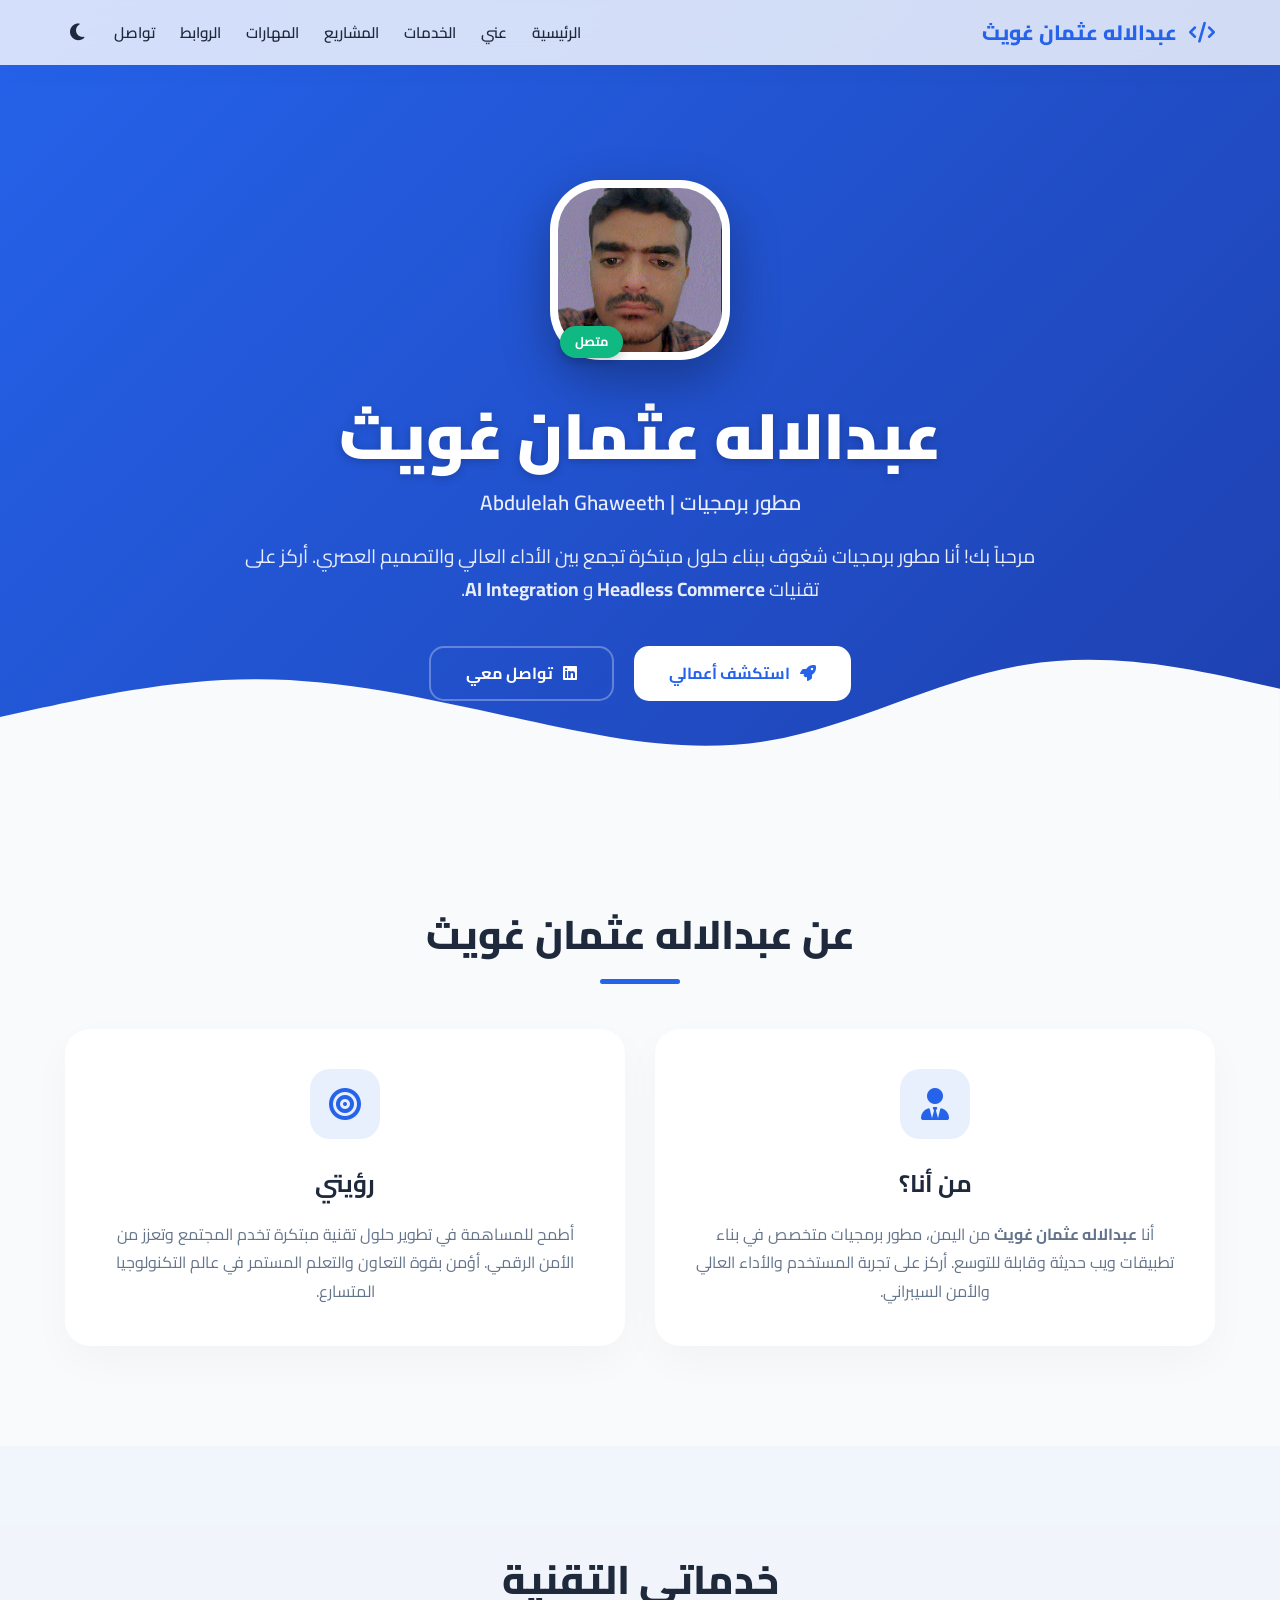
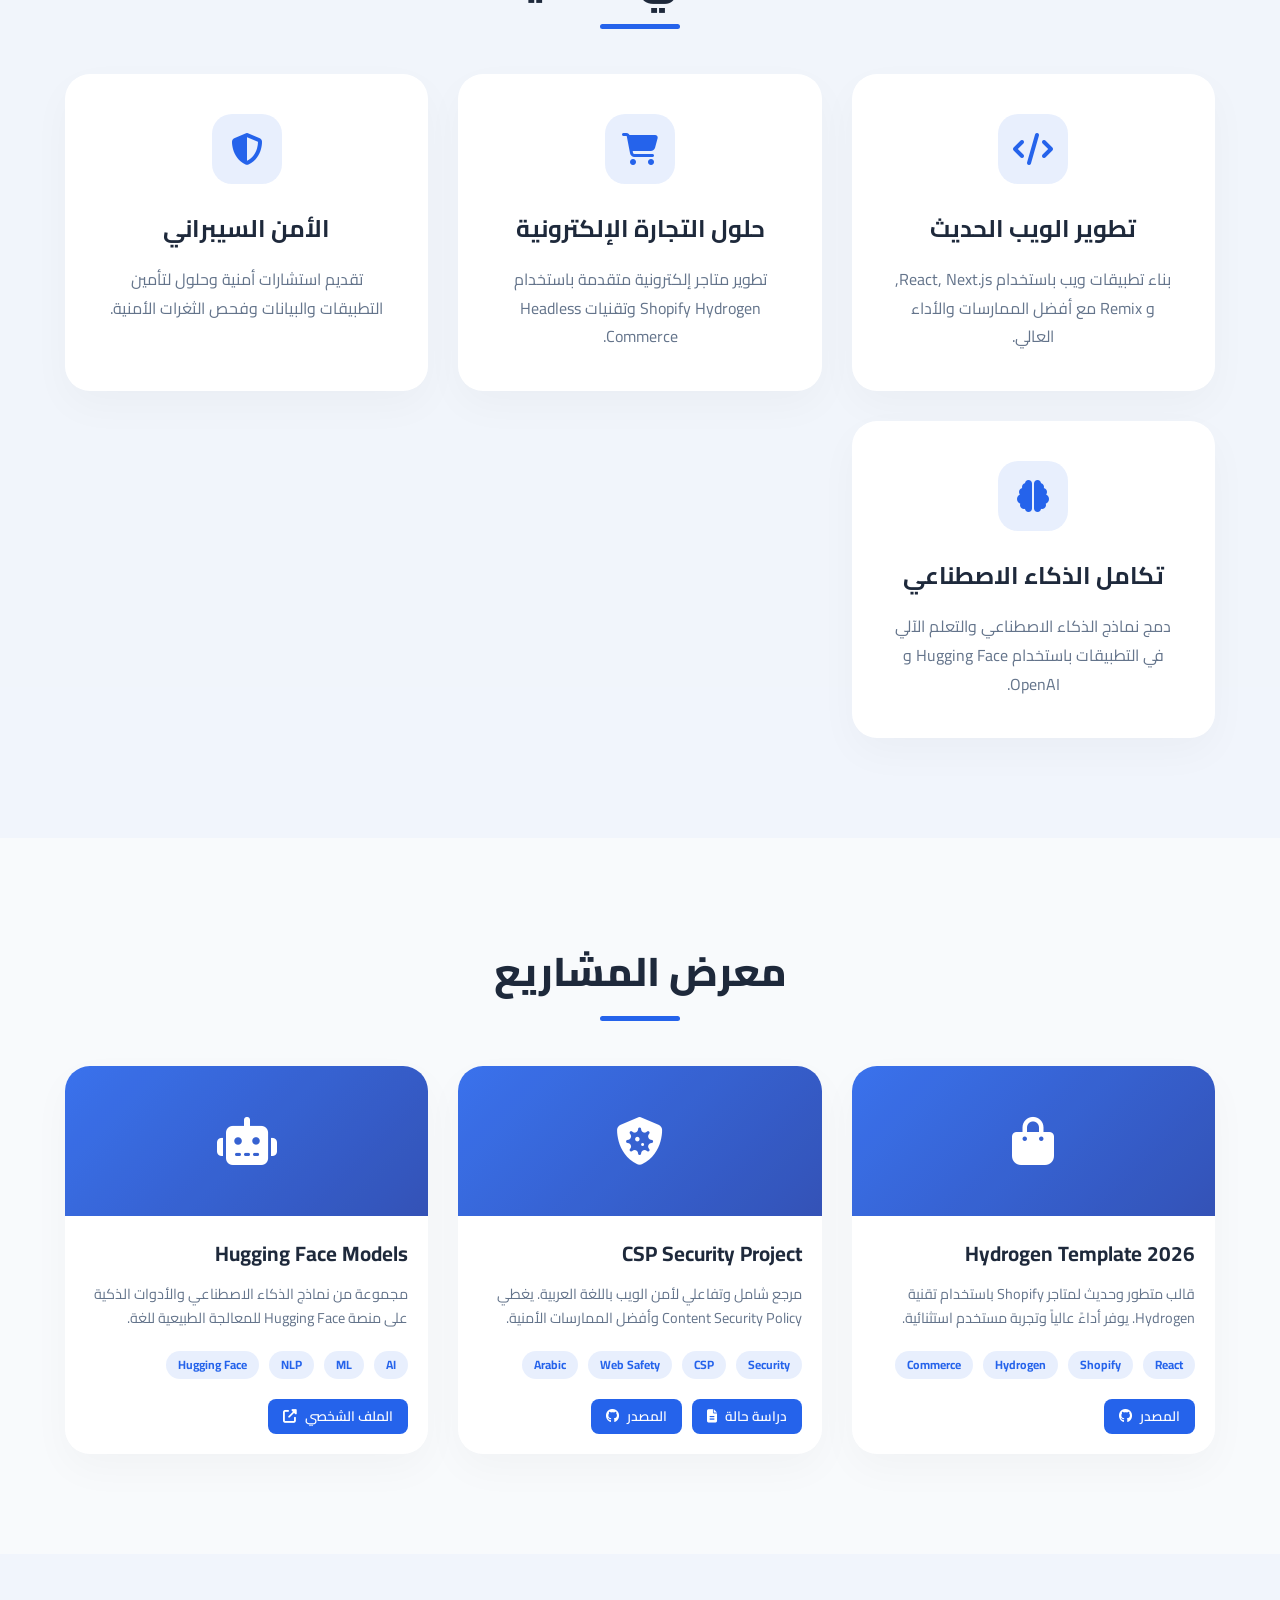
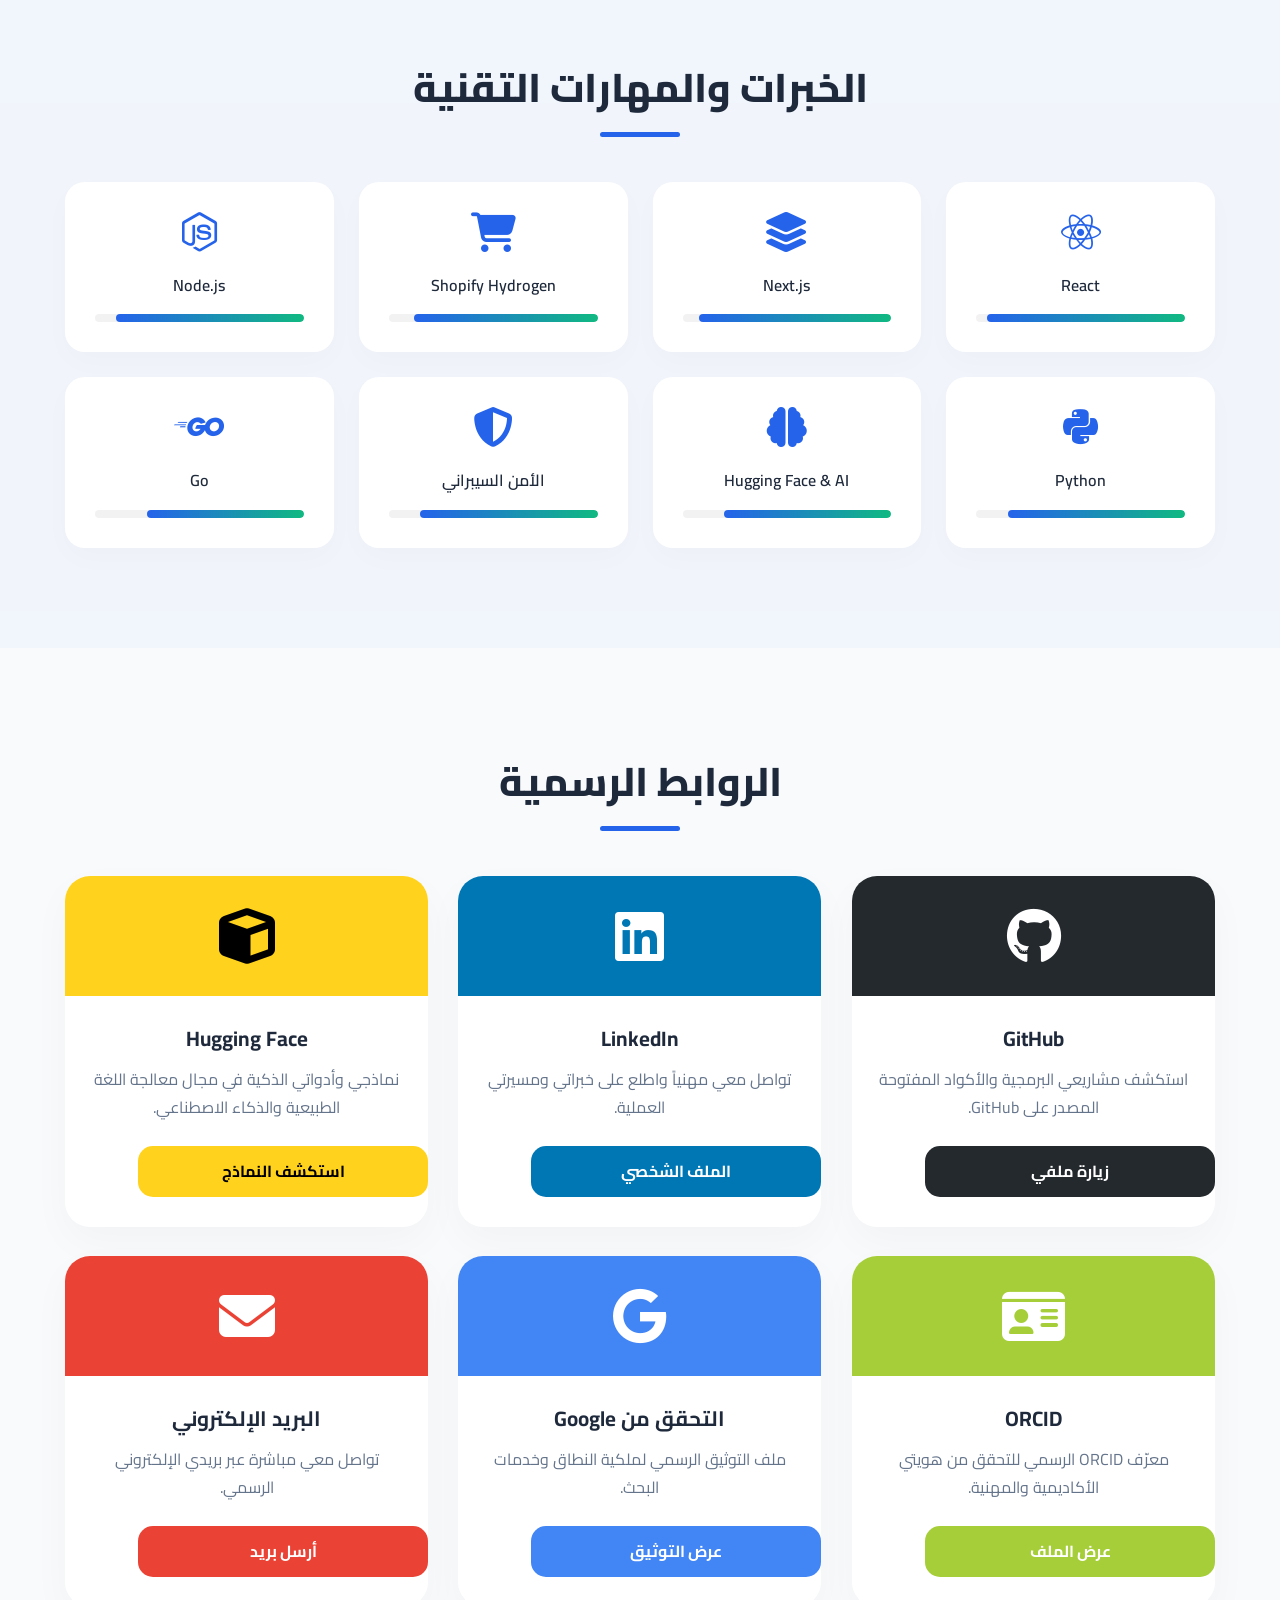
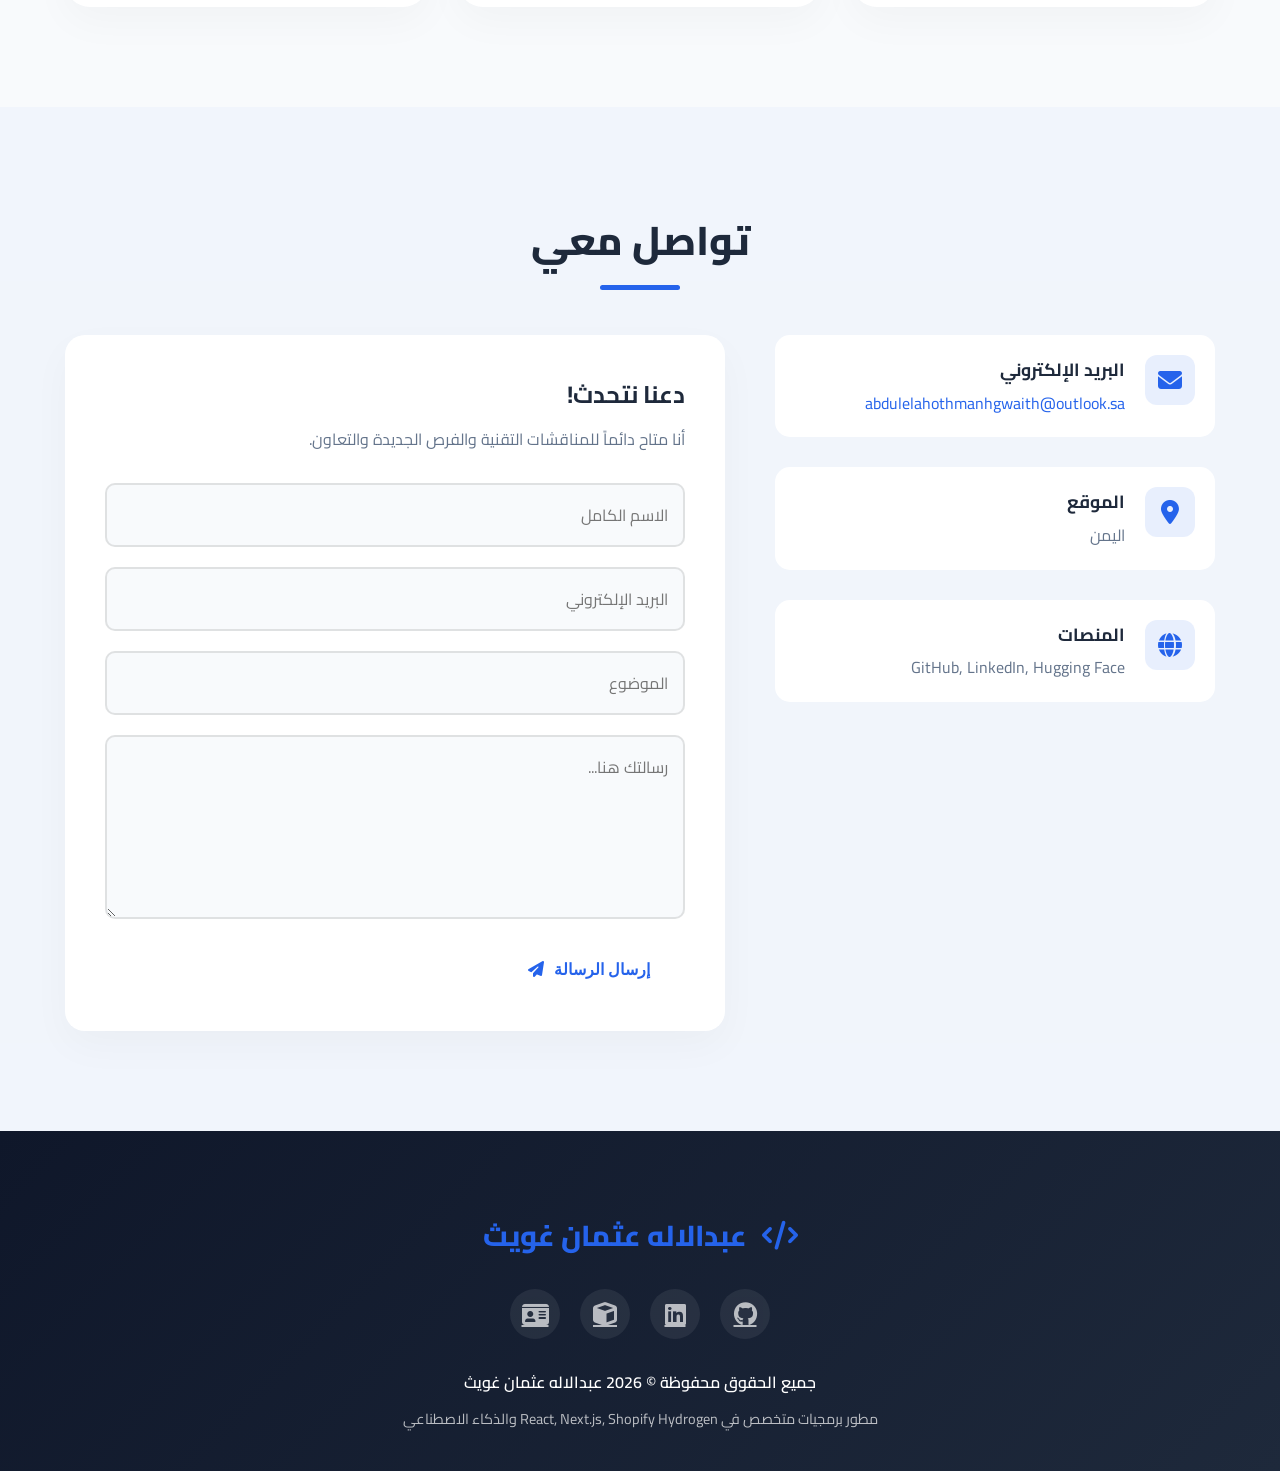
<file: index.html>
<!DOCTYPE html>
<html lang="ar" dir="rtl">
<head>
    <meta charset="UTF-8">
    <meta name="viewport" content="width=device-width, initial-scale=1.0">
    
    <!-- SEO المتقدم لتحسين الظهور في نتائج البحث -->
    <title>عبدالاله عثمان غويث | مطور برمجيات | Abdulelah Ghaweeth</title>
    <meta name="description" content="موقع عبدالاله عثمان غويث - مطور برمجيات متخصص في React, Next.js, Shopify Hydrogen والذكاء الاصطناعي. استكشف مشاريعي وخبراتي التقنية.">
    <meta name="keywords" content="عبدالاله عثمان غويث, Abdulelah Ghaweeth, مطور ويب, React Developer, Next.js, Shopify Hydrogen, AI Integration, CSP Security, Yemen">
    <meta name="author" content="عبدالاله عثمان غويث">
    <meta name="robots" content="index, follow">
    
    <!-- Open Graph / Facebook -->
    <meta property="og:type" content="website">
    <meta property="og:url" content="https://abdulelahothmangwaith.github.io/">
    <meta property="og:title" content="عبدالاله عثمان غويث | مطور برمجيات">
    <meta property="og:description" content="مطور برمجيات متخصص في تقنيات Headless Commerce والذكاء الاصطناعي. استكشف مشاريعي والحلول التقنية المبتكرة.">
    <meta property="og:image" content="https://abdulelahothmangwaith.github.io/profile.png">

    <!-- Twitter -->
    <meta property="twitter:card" content="summary_large_image">
    <meta property="twitter:url" content="https://abdulelahothmangwaith.github.io/">
    <meta property="twitter:title" content="عبدالاله عثمان غويث | مطور برمجيات">
    <meta property="twitter:description" content="مطور برمجيات متخصص في React, Next.js, Shopify Hydrogen والذكاء الاصطناعي.">
    <meta property="twitter:image" content="https://abdulelahothmangwaith.github.io/profile.png">

    <!-- JSON-LD Schema -->
    <script type="application/ld+json">
    {
      "@context": "https://schema.org",
      "@type": "Person",
      "name": "عبدالاله عثمان غويث",
      "alternateName": ["Abdulelah Ghaweeth", "AbdulElah Othman Gwaith"],
      "url": "https://abdulelahothmangwaith.github.io/",
      "image": "https://abdulelahothmangwaith.github.io/profile.png",
      "sameAs": [
        "https://github.com/AbdulElahOthmanGwaith",
        "https://www.linkedin.com/in/abdulilah-othman-228948354",
        "https://orcid.org/0009-0005-2911-8306",
        "https://huggingface.co/AbdulElahOthmanGwaith"
      ],
      "jobTitle": "Software Developer & AI Enthusiast",
      "description": "مطور برمجيات متخصص في React, Next.js, Shopify Hydrogen والذكاء الاصطناعي.",
      "location": {
        "@type": "Place",
        "name": "Yemen"
      }
    }
    </script>

    <link rel="icon" type="image/x-icon" href="favicon.ico">
    <link rel="canonical" href="https://abdulelahothmangwaith.github.io/">
    <link rel="stylesheet" href="css/styles.css">
    <link href="https://fonts.googleapis.com/css2?family=Cairo:wght@300;400;500;600;700;800;900&swap" rel="stylesheet">
    <link rel="stylesheet" href="https://cdnjs.cloudflare.com/ajax/libs/font-awesome/6.4.0/css/all.min.css">
    <link rel="stylesheet" href="https://unpkg.com/aos@next/dist/aos.css" />
</head>
<body class="light-theme">
    <header>
        <div class="container">
            <div class="header-content">
                <a href="#home" class="logo">
                    <i class="fas fa-code"></i>
                    <span>عبدالاله عثمان غويث</span>
                </a>
                <nav>
                    <ul>
                        <li><a href="#home">الرئيسية</a></li>
                        <li><a href="#about">عني</a></li>
                        <li><a href="#services">الخدمات</a></li>
                        <li><a href="#projects">المشاريع</a></li>
                        <li><a href="#skills">المهارات</a></li>
                        <li><a href="#links">الروابط</a></li>
                        <li><a href="#contact">تواصل</a></li>
                        <li><button id="theme-toggle" class="theme-btn" title="تغيير المظهر"><i class="fas fa-moon"></i></button></li>
                    </ul>
                </nav>
            </div>
        </div>
    </header>

    <section class="hero" id="home">
        <div class="container">
            <div class="hero-content" data-aos="fade-up">
                <div class="profile-wrapper">
                    <img src="profile.png" alt="عبدالاله عثمان غويث - صورة الملف الشخصي" class="profile-img" loading="lazy">
                    <div class="status-badge">متصل</div>
                </div>
                <h1 class="hero-title">عبدالاله عثمان غويث</h1>
                <p class="hero-subtitle">مطور برمجيات | Abdulelah Ghaweeth</p>
                <p class="hero-description">
                    مرحباً بك! أنا مطور برمجيات شغوف ببناء حلول مبتكرة تجمع بين الأداء العالي والتصميم العصري. أركز على تقنيات <strong>Headless Commerce</strong> و <strong>AI Integration</strong>.
                </p>
                <div class="hero-actions">
                    <a href="#projects" class="btn btn-primary">
                        <i class="fas fa-rocket"></i>
                        استكشف أعمالي
                    </a>
                    <a href="https://www.linkedin.com/in/abdulilah-othman-228948354" target="_blank" rel="noopener noreferrer" class="btn btn-outline">
                        <i class="fab fa-linkedin"></i>
                        تواصل معي
                    </a>
                </div>
            </div>
        </div>
        <div class="wave-container">
            <svg xmlns="http://www.w3.org/2000/svg" viewBox="0 0 1440 320"><path fill="#f8fafc" fill-opacity="1" d="M0,224L48,213.3C96,203,192,181,288,181.3C384,181,480,203,576,224C672,245,768,267,864,250.7C960,235,1056,181,1152,165.3C1248,149,1344,171,1392,181.3L1440,192L1440,320L1392,320C1344,320,1248,320,1152,320C1056,320,960,320,864,320C768,320,672,320,576,320C480,320,384,320,288,320C192,320,96,320,48,320L0,320Z"></path></svg>
        </div>
    </section>

    <section id="about">
        <div class="container">
            <h2 class="section-title" data-aos="fade-up">عن عبدالاله عثمان غويث</h2>
            <div class="about-grid">
                <div class="card about-card" data-aos="fade-right">
                    <div class="icon-box"><i class="fas fa-user-tie"></i></div>
                    <h3>من أنا؟</h3>
                    <p>أنا <strong>عبدالاله عثمان غويث</strong> من اليمن، مطور برمجيات متخصص في بناء تطبيقات ويب حديثة وقابلة للتوسع. أركز على تجربة المستخدم والأداء العالي والأمن السيبراني.</p>
                </div>
                <div class="card about-card" data-aos="fade-left">
                    <div class="icon-box"><i class="fas fa-bullseye"></i></div>
                    <h3>رؤيتي</h3>
                    <p>أطمح للمساهمة في تطوير حلول تقنية مبتكرة تخدم المجتمع وتعزز من الأمن الرقمي. أؤمن بقوة التعاون والتعلم المستمر في عالم التكنولوجيا المتسارع.</p>
                </div>
            </div>
        </div>
    </section>

    <section id="services" class="alt-bg">
        <div class="container">
            <h2 class="section-title" data-aos="fade-up">خدماتي التقنية</h2>
            <div class="grid">
                <div class="card about-card" data-aos="zoom-in">
                    <div class="icon-box"><i class="fas fa-code"></i></div>
                    <h3>تطوير الويب الحديث</h3>
                    <p>بناء تطبيقات ويب باستخدام React, Next.js, و Remix مع أفضل الممارسات والأداء العالي.</p>
                </div>
                <div class="card about-card" data-aos="zoom-in" data-aos-delay="100">
                    <div class="icon-box"><i class="fas fa-shopping-cart"></i></div>
                    <h3>حلول التجارة الإلكترونية</h3>
                    <p>تطوير متاجر إلكترونية متقدمة باستخدام Shopify Hydrogen وتقنيات Headless Commerce.</p>
                </div>
                <div class="card about-card" data-aos="zoom-in" data-aos-delay="200">
                    <div class="icon-box"><i class="fas fa-shield-alt"></i></div>
                    <h3>الأمن السيبراني</h3>
                    <p>تقديم استشارات أمنية وحلول لتأمين التطبيقات والبيانات وفحص الثغرات الأمنية.</p>
                </div>
                <div class="card about-card" data-aos="zoom-in" data-aos-delay="300">
                    <div class="icon-box"><i class="fas fa-brain"></i></div>
                    <h3>تكامل الذكاء الاصطناعي</h3>
                    <p>دمج نماذج الذكاء الاصطناعي والتعلم الآلي في التطبيقات باستخدام Hugging Face و OpenAI.</p>
                </div>
            </div>
        </div>
    </section>

    <section id="projects">
        <div class="container">
            <h2 class="section-title" data-aos="fade-up">معرض المشاريع</h2>
            <div class="grid">
                <div class="card project-card" data-aos="fade-up">
                    <div class="project-img-placeholder"><i class="fas fa-shopping-bag"></i></div>
                    <h3>Hydrogen Template 2026</h3>
                    <p>قالب متطور وحديث لمتاجر Shopify باستخدام تقنية Hydrogen. يوفر أداءً عالياً وتجربة مستخدم استثنائية.</p>
                    <div class="tags"><span>React</span><span>Shopify</span><span>Hydrogen</span><span>Commerce</span></div>
                    <div class="project-links">
                        <a href="https://github.com/AbdulElahOthmanGwaith" target="_blank" class="btn-sm">المصدر <i class="fab fa-github"></i></a>
                    </div>
                </div>
                <div class="card project-card" data-aos="fade-up" data-aos-delay="100">
                    <div class="project-img-placeholder"><i class="fas fa-shield-virus"></i></div>
                    <h3>CSP Security Project</h3>
                    <p>مرجع شامل وتفاعلي لأمن الويب باللغة العربية. يغطي Content Security Policy وأفضل الممارسات الأمنية.</p>
                    <div class="tags"><span>Security</span><span>CSP</span><span>Web Safety</span><span>Arabic</span></div>
                    <div class="project-links">
                        <a href="csp-security-case-study.html" class="btn-sm">دراسة حالة <i class="fas fa-file-alt"></i></a>
                        <a href="https://github.com/AbdulElahOthmanGwaith" target="_blank" class="btn-sm">المصدر <i class="fab fa-github"></i></a>
                    </div>
                </div>
                <div class="card project-card" data-aos="fade-up" data-aos-delay="200">
                    <div class="project-img-placeholder"><i class="fas fa-robot"></i></div>
                    <h3>Hugging Face Models</h3>
                    <p>مجموعة من نماذج الذكاء الاصطناعي والأدوات الذكية على منصة Hugging Face للمعالجة الطبيعية للغة.</p>
                    <div class="tags"><span>AI</span><span>ML</span><span>NLP</span><span>Hugging Face</span></div>
                    <div class="project-links">
                        <a href="https://huggingface.co/AbdulElahOthmanGwaith" target="_blank" class="btn-sm">الملف الشخصي <i class="fas fa-external-link-alt"></i></a>
                    </div>
                </div>
            </div>
        </div>
    </section>

    <section id="skills" class="alt-bg">
        <div class="container">
            <h2 class="section-title" data-aos="fade-up">الخبرات والمهارات التقنية</h2>
            <div class="skills-grid">
                <div class="skill-item" data-aos="zoom-in" data-aos-delay="0">
                    <i class="fab fa-react"></i>
                    <span>React</span>
                    <div class="progress-bar"><div class="progress" style="width: 95%"></div></div>
                </div>
                <div class="skill-item" data-aos="zoom-in" data-aos-delay="100">
                    <i class="fas fa-layer-group"></i>
                    <span>Next.js</span>
                    <div class="progress-bar"><div class="progress" style="width: 92%"></div></div>
                </div>
                <div class="skill-item" data-aos="zoom-in" data-aos-delay="200">
                    <i class="fas fa-shopping-cart"></i>
                    <span>Shopify Hydrogen</span>
                    <div class="progress-bar"><div class="progress" style="width: 88%"></div></div>
                </div>
                <div class="skill-item" data-aos="zoom-in" data-aos-delay="300">
                    <i class="fab fa-node-js"></i>
                    <span>Node.js</span>
                    <div class="progress-bar"><div class="progress" style="width: 90%"></div></div>
                </div>
                <div class="skill-item" data-aos="zoom-in" data-aos-delay="400">
                    <i class="fab fa-python"></i>
                    <span>Python</span>
                    <div class="progress-bar"><div class="progress" style="width: 85%"></div></div>
                </div>
                <div class="skill-item" data-aos="zoom-in" data-aos-delay="500">
                    <i class="fas fa-brain"></i>
                    <span>Hugging Face & AI</span>
                    <div class="progress-bar"><div class="progress" style="width: 80%"></div></div>
                </div>
                <div class="skill-item" data-aos="zoom-in" data-aos-delay="600">
                    <i class="fas fa-shield-alt"></i>
                    <span>الأمن السيبراني</span>
                    <div class="progress-bar"><div class="progress" style="width: 85%"></div></div>
                </div>
                <div class="skill-item" data-aos="zoom-in" data-aos-delay="700">
                    <i class="fab fa-golang"></i>
                    <span>Go</span>
                    <div class="progress-bar"><div class="progress" style="width: 75%"></div></div>
                </div>
            </div>
        </div>
    </section>

    <section id="links">
        <div class="container">
            <h2 class="section-title" data-aos="fade-up">الروابط الرسمية</h2>
            <div class="grid">
                <div class="card link-card" data-aos="flip-left">
                    <div class="card-header github">
                        <i class="fab fa-github"></i>
                    </div>
                    <h3>GitHub</h3>
                    <p>استكشف مشاريعي البرمجية والأكواد المفتوحة المصدر على GitHub.</p>
                    <a href="https://github.com/AbdulElahOthmanGwaith" target="_blank" rel="noopener noreferrer" class="btn btn-dark">زيارة ملفي</a>
                </div>
                <div class="card link-card" data-aos="flip-up">
                    <div class="card-header linkedin-card">
                        <i class="fab fa-linkedin"></i>
                    </div>
                    <h3>LinkedIn</h3>
                    <p>تواصل معي مهنياً واطلع على خبراتي ومسيرتي العملية.</p>
                    <a href="https://www.linkedin.com/in/abdulilah-othman-228948354" target="_blank" rel="noopener noreferrer" class="btn btn-linkedin">الملف الشخصي</a>
                </div>
                <div class="card link-card" data-aos="flip-right">
                    <div class="card-header huggingface-card">
                        <i class="fas fa-cube"></i>
                    </div>
                    <h3>Hugging Face</h3>
                    <p>نماذجي وأدواتي الذكية في مجال معالجة اللغة الطبيعية والذكاء الاصطناعي.</p>
                    <a href="https://huggingface.co/AbdulElahOthmanGwaith" target="_blank" rel="noopener noreferrer" class="btn btn-huggingface">استكشف النماذج</a>
                </div>
                <div class="card link-card" data-aos="flip-left" data-aos-delay="100">
                    <div class="card-header orcid-card">
                        <i class="fas fa-id-card"></i>
                    </div>
                    <h3>ORCID</h3>
                    <p>معرّف ORCID الرسمي للتحقق من هويتي الأكاديمية والمهنية.</p>
                    <a href="https://orcid.org/0009-0005-2911-8306" target="_blank" rel="noopener noreferrer" class="btn btn-orcid">عرض الملف</a>
                </div>
                <div class="card link-card" data-aos="flip-up" data-aos-delay="100">
                    <div class="card-header google-card">
                        <i class="fab fa-google"></i>
                    </div>
                    <h3>التحقق من Google</h3>
                    <p>ملف التوثيق الرسمي لملكية النطاق وخدمات البحث.</p>
                    <a href="https://abdulelahothmangwaith.github.io/google3c147320b7d46152.html" target="_blank" rel="noopener noreferrer" class="btn btn-google">عرض التوثيق</a>
                </div>
                <div class="card link-card" data-aos="flip-right" data-aos-delay="100">
                    <div class="card-header email-card">
                        <i class="fas fa-envelope"></i>
                    </div>
                    <h3>البريد الإلكتروني</h3>
                    <p>تواصل معي مباشرة عبر بريدي الإلكتروني الرسمي.</p>
                    <a href="mailto:abdulelahothmanhgwaith@outlook.sa" class="btn btn-email">أرسل بريد</a>
                </div>
            </div>
        </div>
    </section>

    <section id="contact" class="alt-bg">
        <div class="container">
            <h2 class="section-title" data-aos="fade-up">تواصل معي</h2>
            <div class="contact-wrapper">
                <div class="contact-info" data-aos="fade-right">
                    <div class="info-item">
                        <i class="fas fa-envelope"></i>
                        <div>
                            <h4>البريد الإلكتروني</h4>
                            <p><a href="mailto:abdulelahothmanhgwaith@outlook.sa">abdulelahothmanhgwaith@outlook.sa</a></p>
                        </div>
                    </div>
                    <div class="info-item">
                        <i class="fas fa-map-marker-alt"></i>
                        <div>
                            <h4>الموقع</h4>
                            <p>اليمن</p>
                        </div>
                    </div>
                    <div class="info-item">
                        <i class="fas fa-globe"></i>
                        <div>
                            <h4>المنصات</h4>
                            <p>GitHub, LinkedIn, Hugging Face</p>
                        </div>
                    </div>
                </div>
                <div class="contact-form" data-aos="fade-left">
                    <h3>دعنا نتحدث!</h3>
                    <p>أنا متاح دائماً للمناقشات التقنية والفرص الجديدة والتعاون.</p>
                    <form>
                        <div class="form-group">
                            <input type="text" placeholder="الاسم الكامل" required>
                        </div>
                        <div class="form-group">
                            <input type="email" placeholder="البريد الإلكتروني" required>
                        </div>
                        <div class="form-group">
                            <input type="text" placeholder="الموضوع" required>
                        </div>
                        <div class="form-group">
                            <textarea placeholder="رسالتك هنا..." rows="5" required></textarea>
                        </div>
                        <button type="submit" class="btn btn-primary">إرسال الرسالة <i class="fas fa-paper-plane"></i></button>
                    </form>
                </div>
            </div>
        </div>
    </section>

    <footer>
        <div class="container">
            <div class="footer-content">
                <div class="footer-logo">
                    <i class="fas fa-code"></i>
                    <span>عبدالاله عثمان غويث</span>
                </div>
                <div class="social-links">
                    <a href="https://github.com/AbdulElahOthmanGwaith" target="_blank" rel="noopener noreferrer" title="GitHub"><i class="fab fa-github"></i></a>
                    <a href="https://www.linkedin.com/in/abdulilah-othman-228948354" target="_blank" rel="noopener noreferrer" title="LinkedIn"><i class="fab fa-linkedin"></i></a>
                    <a href="https://huggingface.co/AbdulElahOthmanGwaith" target="_blank" rel="noopener noreferrer" title="Hugging Face"><i class="fas fa-cube"></i></a>
                    <a href="https://orcid.org/0009-0005-2911-8306" target="_blank" rel="noopener noreferrer" title="ORCID"><i class="fas fa-id-card"></i></a>
                </div>
                <p class="copyright">جميع الحقوق محفوظة &copy; 2026 عبدالاله عثمان غويث</p>
                <p class="footer-text">مطور برمجيات متخصص في React, Next.js, Shopify Hydrogen والذكاء الاصطناعي</p>
            </div>
        </div>
    </footer>

    <script src="https://unpkg.com/aos@next/dist/aos.js"></script>
    <script>
        AOS.init({
            duration: 800,
            once: true
        });

        // Theme Toggle Logic
        const themeToggle = document.getElementById('theme-toggle');
        const body = document.body;
        const icon = themeToggle.querySelector('i');

        // Check for saved theme preference or default to light mode
        const currentTheme = localStorage.getItem('theme') || 'light-theme';
        body.classList.add(currentTheme);
        if (currentTheme === 'dark-theme') {
            icon.classList.replace('fa-moon', 'fa-sun');
        }

        themeToggle.addEventListener('click', () => {
            body.classList.toggle('dark-theme');
            body.classList.toggle('light-theme');
            
            const theme = body.classList.contains('dark-theme') ? 'dark-theme' : 'light-theme';
            localStorage.setItem('theme', theme);
            
            if (body.classList.contains('dark-theme')) {
                icon.classList.replace('fa-moon', 'fa-sun');
            } else {
                icon.classList.replace('fa-sun', 'fa-moon');
            }
        });

        // Smooth scroll for navigation links
        document.querySelectorAll('a[href^="#"]').forEach(anchor => {
            anchor.addEventListener('click', function (e) {
                e.preventDefault();
                const target = document.querySelector(this.getAttribute('href'));
                if (target) {
                    target.scrollIntoView({ behavior: 'smooth' });
                }
            });
        });
    </script>
</body>
</html>
</file>
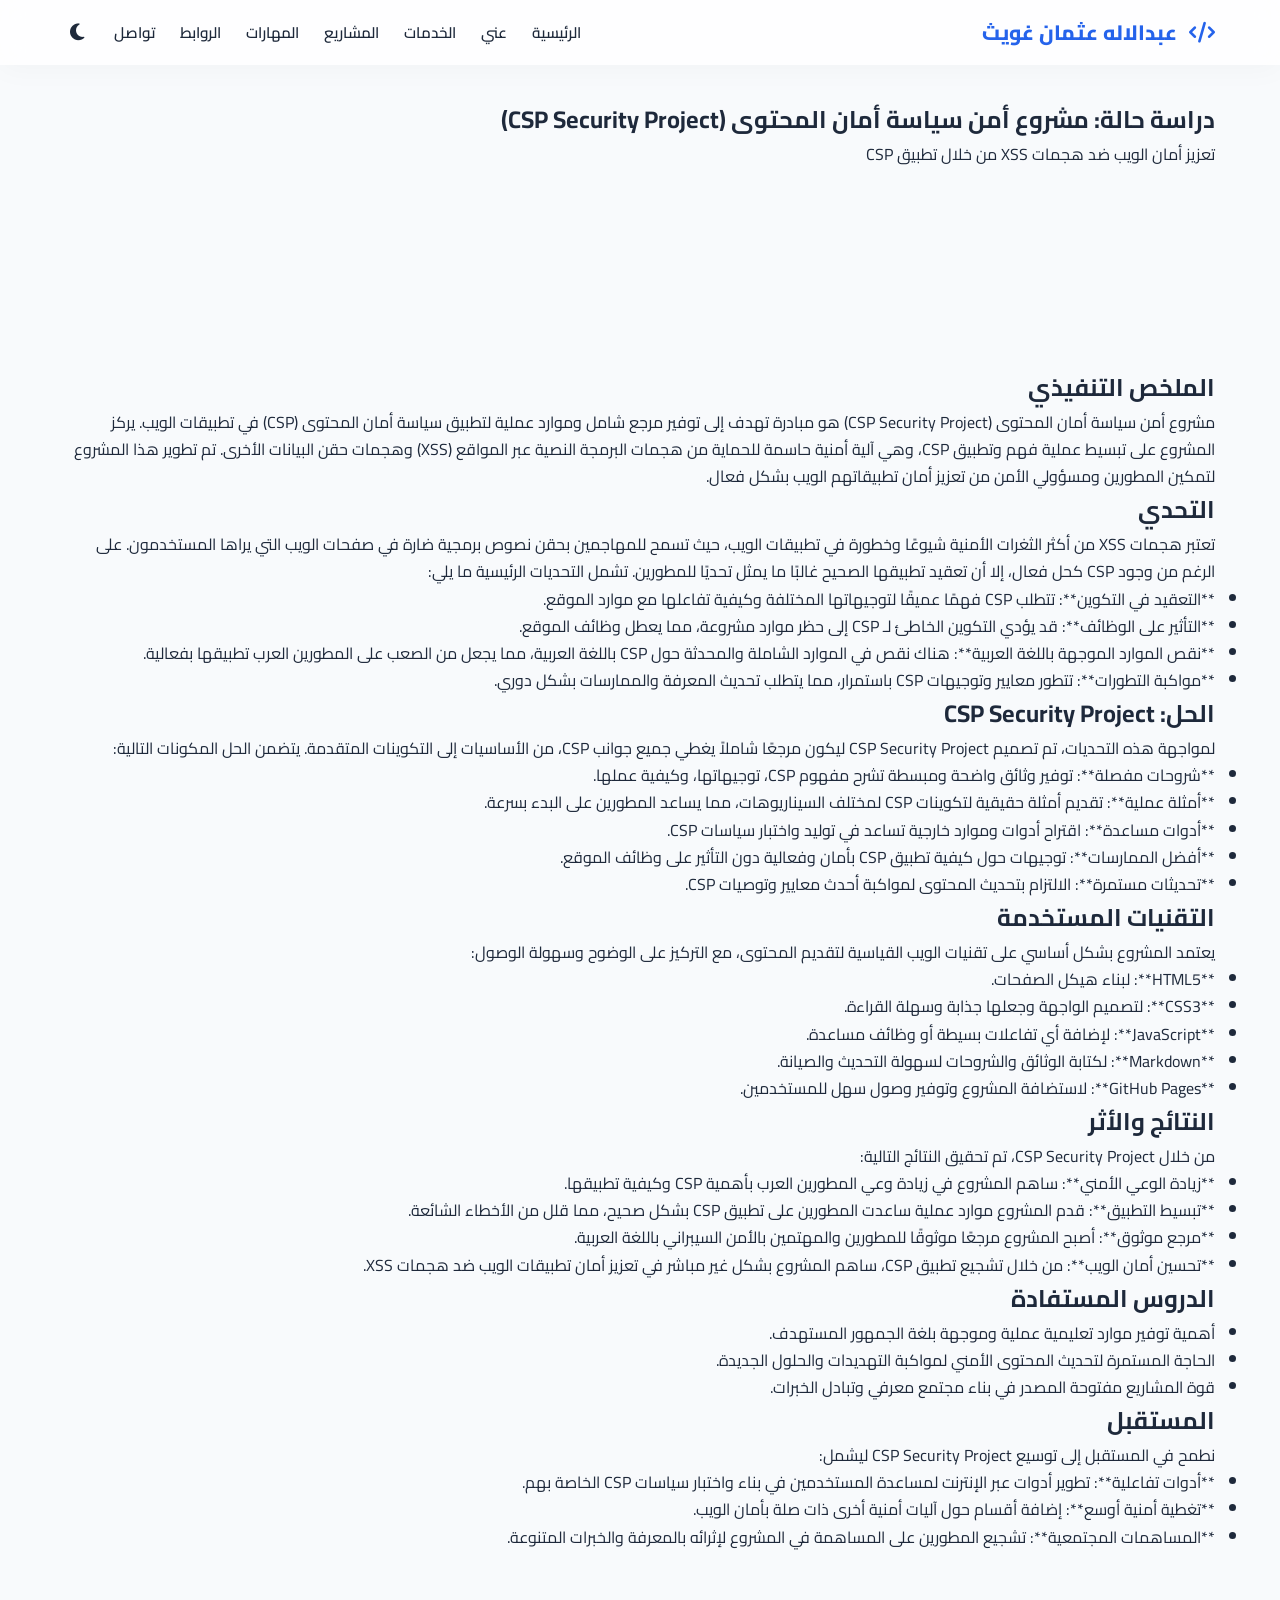
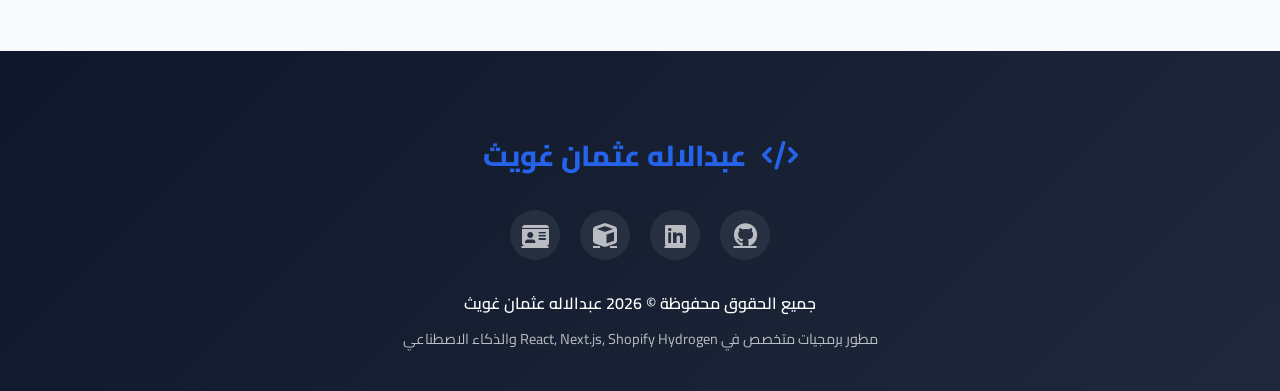
<file: csp-security-case-study.html>
<!DOCTYPE html>
<html lang="ar" dir="rtl">
<head>
    <meta charset="UTF-8">
    <meta name="viewport" content="width=device-width, initial-scale=1.0">
    
    <title>دراسة حالة: مشروع أمن سياسة أمان المحتوى (CSP Security Project) | عبدالاله عثمان غويث</title>
    <meta name="description" content="دراسة حالة مفصلة لمشروع أمن سياسة أمان المحتوى (CSP Security Project) من عبدالاله عثمان غويث. تحديات، حلول، وتقنيات مستخدمة.">
    <meta name="keywords" content="CSP Security Project, دراسة حالة, أمن سيبراني, سياسة أمان المحتوى, عبدالاله عثمان غويث, XSS, أمان الويب">
    <meta name="author" content="عبدالاله عثمان غويث">
    <meta name="robots" content="index, follow">
    
    <meta property="og:type" content="article">
    <meta property="og:url" content="https://abdulelahothmangwaith.github.io/csp-security-case-study.html">
    <meta property="og:title" content="دراسة حالة: مشروع أمن سياسة أمان المحتوى (CSP Security Project)">
    <meta property="og:description" content="دراسة حالة مفصلة لمشروع أمن سياسة أمان المحتوى (CSP Security Project) من عبدالاله عثمان غويث. تحديات، حلول، وتقنيات مستخدمة.">
    <meta property="og:image" content="https://abdulelahothmangwaith.github.io/profile.png">

    <meta property="twitter:card" content="summary_large_image">
    <meta property="twitter:url" content="https://abdulelahothmangwaith.github.io/csp-security-case-study.html">
    <meta property="twitter:title" content="دراسة حالة: مشروع أمن سياسة أمان المحتوى (CSP Security Project)">
    <meta property="twitter:description" content="دراسة حالة مفصلة لمشروع أمن سياسة أمان المحتوى (CSP Security Project) من عبدالاله عثمان غويث.">
    <meta property="twitter:image" content="https://abdulelahothmangwaith.github.io/profile.png">

    <link rel="icon" type="image/x-icon" href="favicon.ico">
    <link rel="canonical" href="https://abdulelahothmangwaith.github.io/csp-security-case-study.html">
    <link rel="stylesheet" href="css/styles.css">
    <link href="https://fonts.googleapis.com/css2?family=Cairo:wght@300;400;500;600;700;800;900&swap" rel="stylesheet">
    <link rel="stylesheet" href="https://cdnjs.cloudflare.com/ajax/libs/font-awesome/6.4.0/css/all.min.css">
    <link rel="stylesheet" href="https://unpkg.com/aos@next/dist/aos.css" />
</head>
<body class="light-theme">
    <header>
        <div class="container">
            <div class="header-content">
                <a href="index.html" class="logo">
                    <i class="fas fa-code"></i>
                    <span>عبدالاله عثمان غويث</span>
                </a>
                <nav>
                    <ul>
                        <li><a href="index.html#home">الرئيسية</a></li>
                        <li><a href="index.html#about">عني</a></li>
                        <li><a href="index.html#services">الخدمات</a></li>
                        <li><a href="index.html#projects">المشاريع</a></li>
                        <li><a href="index.html#skills">المهارات</a></li>
                        <li><a href="index.html#links">الروابط</a></li>
                        <li><a href="index.html#contact">تواصل</a></li>
                        <li><button id="theme-toggle" class="theme-btn" title="تغيير المظهر"><i class="fas fa-moon"></i></button></li>
                    </ul>
                </nav>
            </div>
        </div>
    </header>

    <section class="case-study-hero">
        <div class="container">
            <h1 class="case-study-title" data-aos="fade-up">دراسة حالة: مشروع أمن سياسة أمان المحتوى (CSP Security Project)</h1>
            <p class="case-study-subtitle" data-aos="fade-up" data-aos-delay="100">تعزيز أمان الويب ضد هجمات XSS من خلال تطبيق CSP</p>
        </div>
    </section>

    <section id="case-study-content">
        <div class="container">
            <div class="case-study-body" data-aos="fade-up">
                <!-- Content from csp-security-case-study.md will be inserted here -->
                <h2>الملخص التنفيذي</h2>
                <p>مشروع أمن سياسة أمان المحتوى (CSP Security Project) هو مبادرة تهدف إلى توفير مرجع شامل وموارد عملية لتطبيق سياسة أمان المحتوى (CSP) في تطبيقات الويب. يركز المشروع على تبسيط عملية فهم وتطبيق CSP، وهي آلية أمنية حاسمة للحماية من هجمات البرمجة النصية عبر المواقع (XSS) وهجمات حقن البيانات الأخرى. تم تطوير هذا المشروع لتمكين المطورين ومسؤولي الأمن من تعزيز أمان تطبيقاتهم الويب بشكل فعال.</p>

                <h2>التحدي</h2>
                <p>تعتبر هجمات XSS من أكثر الثغرات الأمنية شيوعًا وخطورة في تطبيقات الويب، حيث تسمح للمهاجمين بحقن نصوص برمجية ضارة في صفحات الويب التي يراها المستخدمون. على الرغم من وجود CSP كحل فعال، إلا أن تعقيد تطبيقها الصحيح غالبًا ما يمثل تحديًا للمطورين. تشمل التحديات الرئيسية ما يلي:</p>
                <ul>
                    <li>**التعقيد في التكوين**: تتطلب CSP فهمًا عميقًا لتوجيهاتها المختلفة وكيفية تفاعلها مع موارد الموقع.</li>
                    <li>**التأثير على الوظائف**: قد يؤدي التكوين الخاطئ لـ CSP إلى حظر موارد مشروعة، مما يعطل وظائف الموقع.</li>
                    <li>**نقص الموارد الموجهة باللغة العربية**: هناك نقص في الموارد الشاملة والمحدثة حول CSP باللغة العربية، مما يجعل من الصعب على المطورين العرب تطبيقها بفعالية.</li>
                    <li>**مواكبة التطورات**: تتطور معايير وتوجيهات CSP باستمرار، مما يتطلب تحديث المعرفة والممارسات بشكل دوري.</li>
                </ul>

                <h2>الحل: CSP Security Project</h2>
                <p>لمواجهة هذه التحديات، تم تصميم CSP Security Project ليكون مرجعًا شاملاً يغطي جميع جوانب CSP، من الأساسيات إلى التكوينات المتقدمة. يتضمن الحل المكونات التالية:</p>
                <ul>
                    <li>**شروحات مفصلة**: توفير وثائق واضحة ومبسطة تشرح مفهوم CSP، توجيهاتها، وكيفية عملها.</li>
                    <li>**أمثلة عملية**: تقديم أمثلة حقيقية لتكوينات CSP لمختلف السيناريوهات، مما يساعد المطورين على البدء بسرعة.</li>
                    <li>**أدوات مساعدة**: اقتراح أدوات وموارد خارجية تساعد في توليد واختبار سياسات CSP.</li>
                    <li>**أفضل الممارسات**: توجيهات حول كيفية تطبيق CSP بأمان وفعالية دون التأثير على وظائف الموقع.</li>
                    <li>**تحديثات مستمرة**: الالتزام بتحديث المحتوى لمواكبة أحدث معايير وتوصيات CSP.</li>
                </ul>

                <h2>التقنيات المستخدمة</h2>
                <p>يعتمد المشروع بشكل أساسي على تقنيات الويب القياسية لتقديم المحتوى، مع التركيز على الوضوح وسهولة الوصول:</p>
                <ul>
                    <li>**HTML5**: لبناء هيكل الصفحات.</li>
                    <li>**CSS3**: لتصميم الواجهة وجعلها جذابة وسهلة القراءة.</li>
                    <li>**JavaScript**: لإضافة أي تفاعلات بسيطة أو وظائف مساعدة.</li>
                    <li>**Markdown**: لكتابة الوثائق والشروحات لسهولة التحديث والصيانة.</li>
                    <li>**GitHub Pages**: لاستضافة المشروع وتوفير وصول سهل للمستخدمين.</li>
                </ul>

                <h2>النتائج والأثر</h2>
                <p>من خلال CSP Security Project، تم تحقيق النتائج التالية:</p>
                <ul>
                    <li>**زيادة الوعي الأمني**: ساهم المشروع في زيادة وعي المطورين العرب بأهمية CSP وكيفية تطبيقها.</li>
                    <li>**تبسيط التطبيق**: قدم المشروع موارد عملية ساعدت المطورين على تطبيق CSP بشكل صحيح، مما قلل من الأخطاء الشائعة.</li>
                    <li>**مرجع موثوق**: أصبح المشروع مرجعًا موثوقًا للمطورين والمهتمين بالأمن السيبراني باللغة العربية.</li>
                    <li>**تحسين أمان الويب**: من خلال تشجيع تطبيق CSP، ساهم المشروع بشكل غير مباشر في تعزيز أمان تطبيقات الويب ضد هجمات XSS.</li>
                </ul>

                <h2>الدروس المستفادة</h2>
                <ul>
                    <li>أهمية توفير موارد تعليمية عملية وموجهة بلغة الجمهور المستهدف.</li>
                    <li>الحاجة المستمرة لتحديث المحتوى الأمني لمواكبة التهديدات والحلول الجديدة.</li>
                    <li>قوة المشاريع مفتوحة المصدر في بناء مجتمع معرفي وتبادل الخبرات.</li>
                </ul>

                <h2>المستقبل</h2>
                <p>نطمح في المستقبل إلى توسيع CSP Security Project ليشمل:</p>
                <ul>
                    <li>**أدوات تفاعلية**: تطوير أدوات عبر الإنترنت لمساعدة المستخدمين في بناء واختبار سياسات CSP الخاصة بهم.</li>
                    <li>**تغطية أمنية أوسع**: إضافة أقسام حول آليات أمنية أخرى ذات صلة بأمان الويب.</li>
                    <li>**المساهمات المجتمعية**: تشجيع المطورين على المساهمة في المشروع لإثرائه بالمعرفة والخبرات المتنوعة.</li>
                </ul>
            </div>
        </div>
    </section>

    <footer>
        <div class="container">
            <div class="footer-content">
                <div class="footer-logo">
                    <i class="fas fa-code"></i>
                    <span>عبدالاله عثمان غويث</span>
                </div>
                <div class="social-links">
                    <a href="https://github.com/AbdulElahOthmanGwaith" target="_blank" rel="noopener noreferrer" title="GitHub"><i class="fab fa-github"></i></a>
                    <a href="https://www.linkedin.com/in/abdulilah-othman-228948354" target="_blank" rel="noopener noreferrer" title="LinkedIn"><i class="fab fa-linkedin"></i></a>
                    <a href="https://huggingface.co/AbdulElahOthmanGwaith" target="_blank" rel="noopener noreferrer" title="Hugging Face"><i class="fas fa-cube"></i></a>
                    <a href="https://orcid.org/0009-0005-2911-8306" target="_blank" rel="noopener noreferrer" title="ORCID"><i class="fas fa-id-card"></i></a>
                </div>
                <p class="copyright">جميع الحقوق محفوظة &copy; 2026 عبدالاله عثمان غويث</p>
                <p class="footer-text">مطور برمجيات متخصص في React, Next.js, Shopify Hydrogen والذكاء الاصطناعي</p>
            </div>
        </div>
    </footer>

    <script src="https://unpkg.com/aos@next/dist/aos.js"></script>
    <script>
        AOS.init({
            duration: 800,
            once: true
        });

        const themeToggle = document.getElementById("theme-toggle");
        const body = document.body;
        const icon = themeToggle.querySelector("i");

        const currentTheme = localStorage.getItem("theme") || "light-theme";
        body.classList.add(currentTheme);
        if (currentTheme === "dark-theme") {
            icon.classList.replace("fa-moon", "fa-sun");
        }

        themeToggle.addEventListener("click", () => {
            body.classList.toggle("dark-theme");
            body.classList.toggle("light-theme");
            
            const theme = body.classList.contains("dark-theme") ? "dark-theme" : "light-theme";
            localStorage.setItem("theme", theme);
            
            if (body.classList.contains("dark-theme")) {
                icon.classList.replace("fa-moon", "fa-sun");
            } else {
                icon.classList.replace("fa-sun", "fa-moon");
            }
        });

        document.querySelectorAll("a[href^=\"index.html#\"]").forEach(anchor => {
            anchor.addEventListener("click", function (e) {
                e.preventDefault();
                const targetId = this.getAttribute("href").split("#")[1];
                const target = document.getElementById(targetId);
                if (target) {
                    target.scrollIntoView({ behavior: "smooth" });
                }
            });
        });
    </script>
</body>
</html>
</file>
<file: css/styles.css>
/* Advanced Styles for AbdulElah Othman Gwaith */
:root {
    --primary: #2563eb;
    --primary-dark: #1e40af;
    --accent: #10b981;
    --bg: #f8fafc;
    --card: #ffffff;
    --text: #1e293b;
    --text-light: #64748b;
    --header-bg: rgba(255, 255, 255, 0.8);
    --transition: all 0.4s cubic-bezier(0.4, 0, 0.2, 1);
}

.dark-theme {
    --bg: #0f172a;
    --card: #1e293b;
    --text: #f1f5f9;
    --text-light: #94a3b8;
    --header-bg: rgba(15, 23, 42, 0.8);
}

html {
    scroll-behavior: smooth;
    scroll-padding-top: 100px;
}

* {
    box-sizing: border-box;
    margin: 0;
    padding: 0;
}

body {
    font-family: 'Cairo', sans-serif;
    background-color: var(--bg);
    color: var(--text);
    line-height: 1.7;
    transition: var(--transition);
    overflow-x: hidden;
}

.container {
    max-width: 1200px;
    margin: 0 auto;
    padding: 0 25px;
}

/* Header */
header {
    position: fixed;
    top: 0;
    width: 100%;
    background: var(--header-bg);
    backdrop-filter: blur(12px);
    z-index: 1000;
    padding: 15px 0;
    box-shadow: 0 4px 30px rgba(0,0,0,0.03);
}

.header-content {
    display: flex;
    justify-content: space-between;
    align-items: center;
}

.logo {
    display: flex;
    align-items: center;
    gap: 12px;
    text-decoration: none;
    color: var(--primary);
    font-weight: 800;
    font-size: 1.3rem;
    transition: var(--transition);
}

.logo:hover {
    transform: scale(1.05);
}

nav ul {
    display: flex;
    list-style: none;
    align-items: center;
    gap: 25px;
}

nav a {
    text-decoration: none;
    color: var(--text);
    font-weight: 600;
    font-size: 0.95rem;
    transition: var(--transition);
    position: relative;
}

nav a::after {
    content: '';
    position: absolute;
    bottom: -5px;
    left: 0;
    width: 0;
    height: 2px;
    background: var(--primary);
    transition: width 0.3s ease;
}

nav a:hover::after {
    width: 100%;
}

nav a:hover {
    color: var(--primary);
}

.theme-btn {
    background: none;
    border: none;
    color: var(--text);
    cursor: pointer;
    font-size: 1.2rem;
    padding: 5px;
    transition: var(--transition);
}

.theme-btn:hover {
    color: var(--primary);
    transform: rotate(20deg);
}

/* Hero Section */
.hero {
    padding: 180px 0 100px;
    background: linear-gradient(135deg, var(--primary) 0%, var(--primary-dark) 100%);
    color: white;
    text-align: center;
    position: relative;
}

.profile-wrapper {
    position: relative;
    display: inline-block;
    margin-bottom: 30px;
}

.profile-img {
    width: 180px;
    height: 180px;
    border-radius: 50px;
    border: 8px solid rgba(255,255,255,0.15);
    object-fit: cover;
    background: white;
    box-shadow: 0 20px 50px rgba(0,0,0,0.3);
    transition: var(--transition);
}

.profile-wrapper:hover .profile-img {
    transform: scale(1.05) rotateZ(5deg);
}

.status-badge {
    position: absolute;
    bottom: 10px;
    left: 10px;
    background: var(--accent);
    padding: 5px 15px;
    border-radius: 20px;
    font-size: 0.8rem;
    font-weight: bold;
    box-shadow: 0 4px 10px rgba(0,0,0,0.2);
    animation: pulse 2s infinite;
}

@keyframes pulse {
    0%, 100% { opacity: 1; }
    50% { opacity: 0.7; }
}

.hero-title {
    font-size: 4rem;
    font-weight: 900;
    margin-bottom: 10px;
    text-shadow: 0 2px 10px rgba(0,0,0,0.2);
    line-height: 1.2;
}

.hero-subtitle {
    font-size: 1.3rem;
    margin-bottom: 20px;
    opacity: 0.9;
    font-weight: 600;
}

.hero-description {
    font-size: 1.2rem;
    max-width: 800px;
    margin: 0 auto 40px;
    opacity: 0.9;
}

.hero-actions {
    display: flex;
    justify-content: center;
    gap: 20px;
    flex-wrap: wrap;
}

.btn {
    padding: 12px 35px;
    border-radius: 15px;
    text-decoration: none;
    font-weight: 700;
    display: inline-flex;
    align-items: center;
    gap: 10px;
    transition: var(--transition);
    border: none;
    cursor: pointer;
    font-size: 1rem;
}

.btn-primary {
    background: white;
    color: var(--primary);
}

.btn-outline {
    border: 2px solid rgba(255,255,255,0.3);
    color: white;
}

.btn:hover {
    transform: translateY(-5px);
    box-shadow: 0 10px 20px rgba(0,0,0,0.1);
}

/* Wave */
.wave-container {
    position: absolute;
    bottom: -2px;
    left: 0;
    width: 100%;
    line-height: 0;
}

.wave-container svg {
    fill: var(--bg);
    transition: var(--transition);
}

/* Sections */
section {
    padding: 100px 0;
}

.section-title {
    text-align: center;
    font-size: 2.5rem;
    font-weight: 800;
    margin-bottom: 60px;
    position: relative;
}

.section-title::after {
    content: '';
    position: absolute;
    bottom: -15px;
    left: 50%;
    transform: translateX(-50%);
    width: 80px;
    height: 5px;
    background: var(--primary);
    border-radius: 10px;
}

/* About Grid */
.about-grid {
    display: grid;
    grid-template-columns: 1fr 1fr;
    gap: 30px;
}

.card {
    background: var(--card);
    border-radius: 25px;
    box-shadow: 0 15px 40px rgba(0,0,0,0.03);
    transition: var(--transition);
}

.card:hover {
    transform: translateY(-10px);
    box-shadow: 0 20px 50px rgba(0,0,0,0.08);
}

.about-card {
    padding: 40px;
    text-align: center;
}

.about-card h3 {
    font-size: 1.5rem;
    margin-bottom: 15px;
    color: var(--text);
}

.about-card p {
    color: var(--text-light);
    line-height: 1.8;
}

.icon-box {
    width: 70px;
    height: 70px;
    background: rgba(37, 99, 235, 0.1);
    color: var(--primary);
    border-radius: 20px;
    display: flex;
    align-items: center;
    justify-content: center;
    font-size: 2rem;
    margin: 0 auto 25px;
    transition: var(--transition);
}

.about-card:hover .icon-box {
    background: var(--primary);
    color: white;
    transform: scale(1.1);
}

/* Projects */
.alt-bg {
    background: rgba(37, 99, 235, 0.03);
}

.grid {
    display: grid;
    grid-template-columns: repeat(auto-fit, minmax(320px, 1fr));
    gap: 30px;
}

.project-card {
    text-align: right;
    padding: 0;
    overflow: hidden;
}

.project-img-placeholder {
    height: 150px;
    background: linear-gradient(135deg, var(--primary), var(--primary-dark));
    display: flex;
    align-items: center;
    justify-content: center;
    font-size: 3rem;
    color: white;
    opacity: 0.9;
    transition: var(--transition);
}

.project-card:hover .project-img-placeholder {
    opacity: 1;
    transform: scale(1.05);
}

.project-card h3 { 
    padding: 20px 20px 10px; 
    color: var(--text);
    font-size: 1.3rem;
}

.project-card p { 
    padding: 0 20px 20px; 
    font-size: 0.9rem; 
    color: var(--text-light);
}

.tags {
    padding: 0 20px 20px;
    display: flex;
    gap: 10px;
    flex-wrap: wrap;
}

.tags span {
    background: rgba(37, 99, 235, 0.1);
    color: var(--primary);
    padding: 4px 12px;
    border-radius: 20px;
    font-size: 0.75rem;
    font-weight: bold;
    transition: var(--transition);
}

.tags span:hover {
    background: var(--primary);
    color: white;
}

.project-links {
    padding: 0 20px 20px;
    display: flex;
    gap: 10px;
}

.btn-sm {
    padding: 6px 15px;
    border-radius: 8px;
    text-decoration: none;
    font-size: 0.85rem;
    font-weight: 600;
    display: inline-flex;
    align-items: center;
    gap: 8px;
    transition: var(--transition);
    background: var(--primary);
    color: white;
    border: none;
    cursor: pointer;
}

.btn-sm:hover {
    background: var(--primary-dark);
    transform: translateY(-2px);
}

/* Skills */
.skills-grid {
    display: grid;
    grid-template-columns: repeat(auto-fit, minmax(250px, 1fr));
    gap: 25px;
}

.skill-item {
    background: var(--card);
    padding: 30px;
    border-radius: 20px;
    box-shadow: 0 10px 30px rgba(0,0,0,0.02);
    text-align: center;
    transition: var(--transition);
}

.skill-item:hover {
    transform: translateY(-8px);
    box-shadow: 0 15px 40px rgba(0,0,0,0.08);
}

.skill-item i {
    font-size: 2.5rem;
    color: var(--primary);
    margin-bottom: 20px;
    transition: var(--transition);
}

.skill-item:hover i {
    transform: scale(1.2) rotateZ(10deg);
}

.skill-item span {
    display: block;
    font-weight: 600;
    margin-bottom: 15px;
    color: var(--text);
}

.progress-bar {
    height: 8px;
    background: rgba(0,0,0,0.05);
    border-radius: 10px;
    margin-top: 15px;
    overflow: hidden;
}

.progress {
    height: 100%;
    background: linear-gradient(90deg, var(--primary), var(--accent));
    border-radius: 10px;
    animation: fillProgress 1s ease-out forwards;
}

@keyframes fillProgress {
    from { width: 0; }
}

/* Links Section */
.link-card {
    padding: 0;
    overflow: hidden;
}

.card-header {
    height: 120px;
    display: flex;
    align-items: center;
    justify-content: center;
    font-size: 3.5rem;
    color: white;
    transition: var(--transition);
}

.link-card:hover .card-header {
    transform: scale(1.1);
}

.github { background: #24292e; }
.linkedin-card { background: #0077b5; }
.google-card { background: #4285f4; }
.huggingface-card { background: #ffd21e; color: #000 !important; }
.orcid-card { background: #a6ce39; }
.email-card { background: #ea4335; }

.link-card h3 { 
    margin: 25px 0 10px; 
    text-align: center; 
    color: var(--text);
    font-size: 1.3rem;
}

.link-card p { 
    padding: 0 25px; 
    margin-bottom: 25px; 
    text-align: center; 
    color: var(--text-light);
}

.link-card .btn { 
    margin: 0 auto 30px; 
    width: 80%; 
    justify-content: center; 
}

.btn-dark { background: #24292e; color: white; }
.btn-linkedin { background: #0077b5; color: white; }
.btn-google { background: #4285f4; color: white; }
.btn-huggingface { background: #ffd21e; color: #000; }
.btn-orcid { background: #a6ce39; color: white; }
.btn-email { background: #ea4335; color: white; }

.btn-dark:hover { background: #1a1f26; }
.btn-linkedin:hover { background: #005a8b; }
.btn-google:hover { background: #357ae8; }
.btn-huggingface:hover { background: #ffcd00; }
.btn-orcid:hover { background: #95bb2f; }
.btn-email:hover { background: #d33426; }

/* Contact */
.contact-wrapper {
    display: grid;
    grid-template-columns: 1fr 1.5fr;
    gap: 50px;
    align-items: start;
}

.contact-info {
    display: flex;
    flex-direction: column;
    gap: 30px;
}

.info-item {
    display: flex;
    align-items: flex-start;
    gap: 20px;
    padding: 20px;
    background: var(--card);
    border-radius: 15px;
    transition: var(--transition);
}

.info-item:hover {
    transform: translateX(-10px);
    box-shadow: 0 10px 30px rgba(0,0,0,0.05);
}

.info-item i {
    width: 50px;
    height: 50px;
    background: rgba(37, 99, 235, 0.1);
    color: var(--primary);
    border-radius: 12px;
    display: flex;
    align-items: center;
    justify-content: center;
    font-size: 1.5rem;
    flex-shrink: 0;
    transition: var(--transition);
}

.info-item:hover i {
    background: var(--primary);
    color: white;
    transform: scale(1.1);
}

.info-item h4 {
    color: var(--text);
    margin-bottom: 5px;
    font-size: 1.1rem;
}

.info-item p {
    color: var(--text-light);
    margin: 0;
}

.info-item a {
    color: var(--primary);
    text-decoration: none;
    transition: var(--transition);
}

.info-item a:hover {
    text-decoration: underline;
}

.contact-form {
    background: var(--card);
    padding: 40px;
    border-radius: 20px;
    box-shadow: 0 15px 40px rgba(0,0,0,0.03);
}

.contact-form h3 {
    color: var(--text);
    margin-bottom: 10px;
    font-size: 1.5rem;
}

.contact-form p {
    color: var(--text-light);
    margin-bottom: 30px;
}

.form-group { 
    margin-bottom: 20px; 
}

.form-group input, 
.form-group textarea {
    width: 100%;
    padding: 15px;
    border: 2px solid rgba(0,0,0,0.1);
    border-radius: 10px;
    background: var(--bg);
    color: var(--text);
    font-family: inherit;
    font-size: 1rem;
    transition: var(--transition);
}

.form-group input:focus, 
.form-group textarea:focus {
    outline: none;
    border-color: var(--primary);
    box-shadow: 0 0 0 3px rgba(37, 99, 235, 0.1);
}

.form-group textarea {
    resize: vertical;
    min-height: 120px;
}

/* Footer */
footer {
    background: linear-gradient(135deg, #0f172a 0%, #1e293b 100%);
    color: white;
    padding: 80px 0 40px;
    text-align: center;
}

.footer-content {
    display: flex;
    flex-direction: column;
    align-items: center;
}

.footer-logo {
    font-size: 1.8rem;
    font-weight: 800;
    margin-bottom: 30px;
    display: flex;
    align-items: center;
    justify-content: center;
    gap: 15px;
    color: var(--primary);
}

.social-links {
    margin-bottom: 30px;
    display: flex;
    justify-content: center;
    gap: 20px;
}

.social-links a {
    color: white;
    font-size: 1.5rem;
    transition: var(--transition);
    opacity: 0.7;
    width: 50px;
    height: 50px;
    display: flex;
    align-items: center;
    justify-content: center;
    border-radius: 50%;
    background: rgba(255, 255, 255, 0.1);
}

.social-links a:hover {
    opacity: 1;
    color: var(--primary);
    background: rgba(37, 99, 235, 0.2);
    transform: translateY(-5px);
}

.copyright {
    font-weight: 600;
    margin-bottom: 10px;
}

.footer-text {
    font-size: 0.9rem;
    opacity: 0.7;
}

/* Responsive */
@media (max-width: 768px) {
    .hero-title { 
        font-size: 2.5rem; 
    }

    .hero-subtitle {
        font-size: 1.1rem;
    }

    .hero-description {
        font-size: 1rem;
    }

    .about-grid { 
        grid-template-columns: 1fr; 
    }

    .header-content { 
        flex-direction: column; 
        gap: 15px; 
    }

    nav ul { 
        gap: 15px; 
        flex-wrap: wrap;
        justify-content: center;
    }

    nav a {
        font-size: 0.85rem;
    }

    .contact-wrapper { 
        grid-template-columns: 1fr; 
    }

    .section-title {
        font-size: 2rem;
    }

    .skills-grid {
        grid-template-columns: repeat(2, 1fr);
    }

    .grid {
        grid-template-columns: 1fr;
    }

    .hero-actions {
        flex-direction: column;
        align-items: center;
    }

    .btn {
        width: 100%;
        justify-content: center;
    }
}

@media (max-width: 480px) {
    .hero-title { 
        font-size: 1.8rem; 
    }

    .hero-subtitle {
        font-size: 1rem;
    }

    .hero-description {
        font-size: 0.9rem;
    }

    nav ul {
        gap: 10px;
    }

    nav a {
        font-size: 0.75rem;
    }

    .skills-grid {
        grid-template-columns: 1fr;
    }

    .section-title {
        font-size: 1.5rem;
        margin-bottom: 40px;
    }

    .section-title::after {
        width: 60px;
    }

    .contact-form {
        padding: 25px;
    }

    .info-item {
        padding: 15px;
    }
}
</file>
